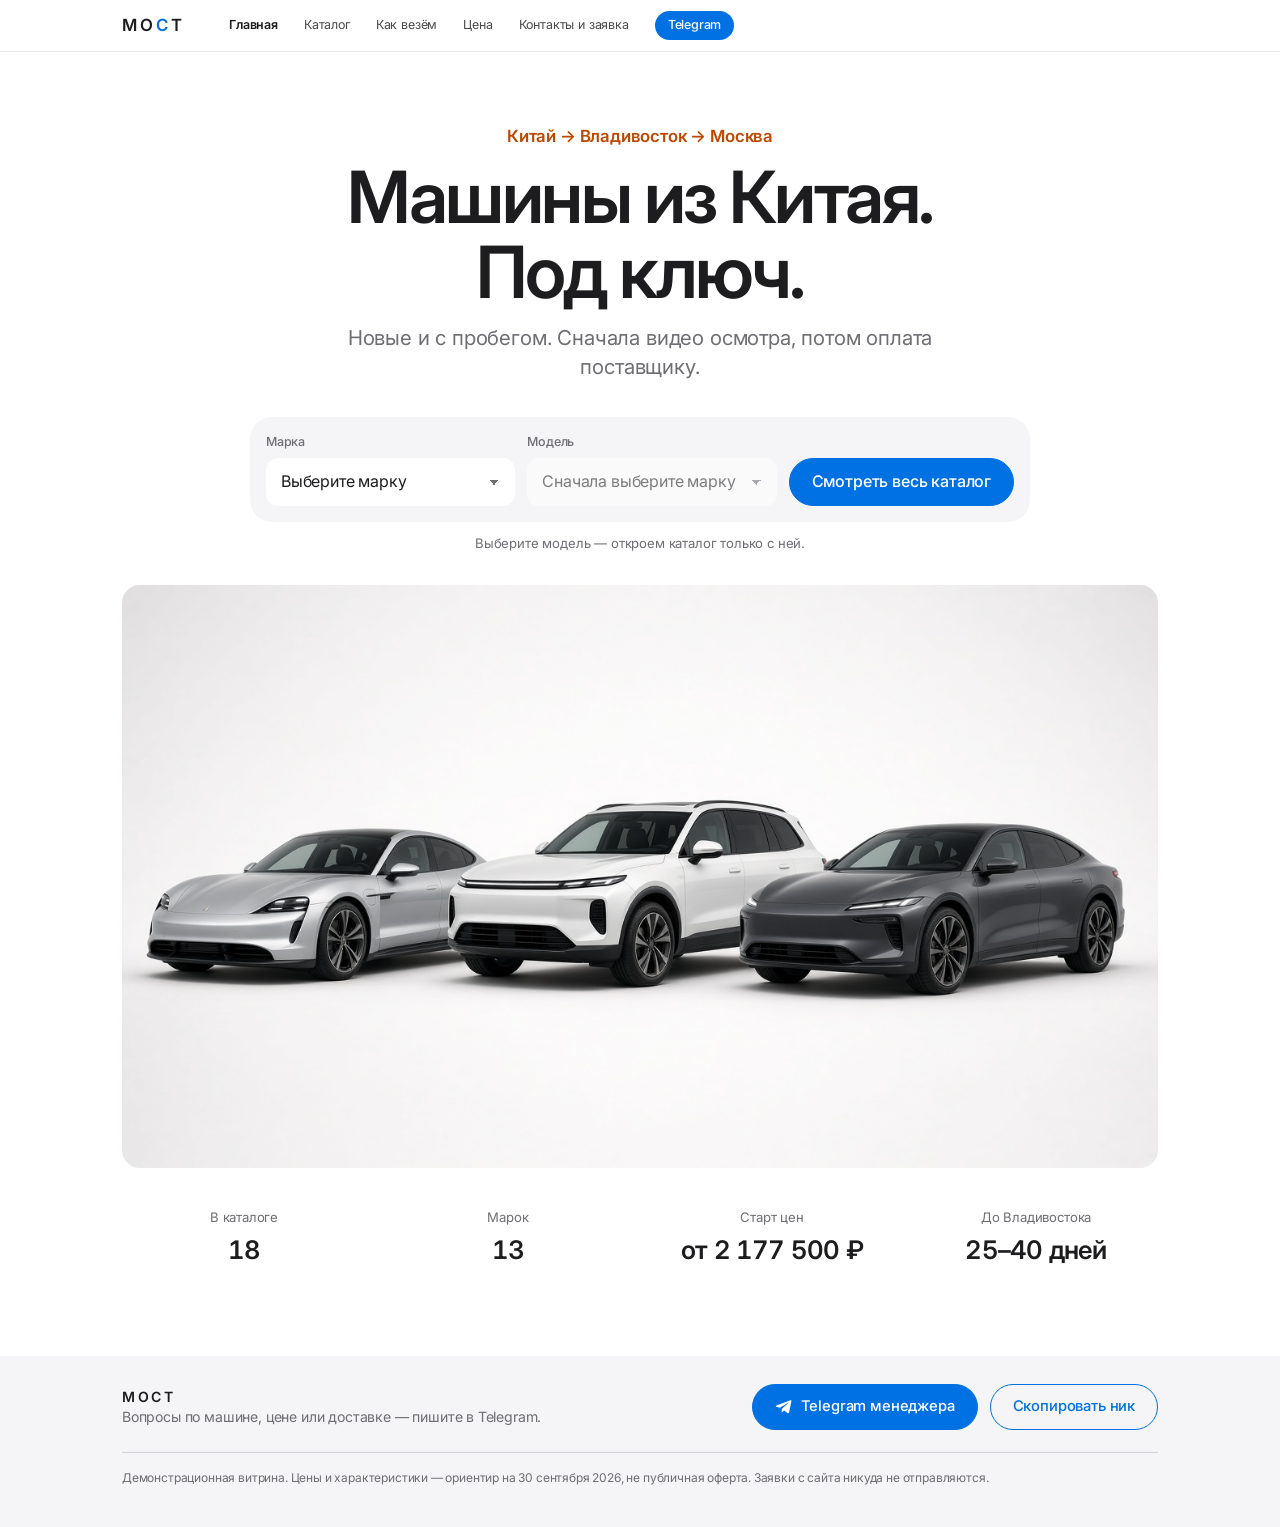
<file: index.html>
<!DOCTYPE html>
<html lang="ru">
  <head>
    <meta charset="UTF-8" />
    <meta name="viewport" content="width=device-width, initial-scale=1" />
    <meta name="robots" content="noindex" />
    <meta
      name="description"
      content="МОСТ — автомобили из Китая под ключ: подбор по марке и модели, ориентир цены до Владивостока."
    />
    <title>МОСТ — автомобили из Китая под ключ</title>
    <link rel="preconnect" href="https://fonts.googleapis.com" />
    <link rel="preconnect" href="https://fonts.gstatic.com" crossorigin />
    <link
      href="https://fonts.googleapis.com/css2?family=Inter:wght@400;500;600;700&display=swap"
      rel="stylesheet"
    />
    <link rel="icon" href="data:image/svg+xml,%3Csvg xmlns='http://www.w3.org/2000/svg' viewBox='0 0 32 32'%3E%3Crect width='32' height='32' fill='%230071e3'/%3E%3C/svg%3E" />
    <link rel="stylesheet" href="css/styles.css?v=16" />
  </head>
  <body id="top">
    <a class="skip" href="#picker">К подбору</a>
    <div class="wrap">
      <header class="site-header">
        <a class="logo" href="index.html" aria-label="МОСТ — на главную">МО<span aria-hidden="true">С</span>Т</a>
        <nav aria-label="Разделы">
          <a href="index.html" aria-current="page">Главная</a>
          <a href="catalog.html">Каталог</a>
          <a href="process.html">Как везём</a>
          <a href="price.html">Цена</a>
          <a href="contacts.html">Контакты и заявка</a>
          <a class="nav-cta" href="https://t.me/wiKxhaTe" target="_blank" rel="noopener">Telegram</a>
        </nav>
      </header>

      <section class="home-hero">
        <p class="eyebrow">Китай → Владивосток → Москва</p>
        <h1>Машины из&nbsp;Китая.<br />Под ключ.</h1>
        <p class="lede">
          Новые и с пробегом. Сначала видео осмотра, потом оплата поставщику.
        </p>

        <form id="picker" class="picker" action="catalog.html" aria-label="Подбор автомобиля">
          <label class="field">
            Марка
            <select id="pick-brand" name="brand"></select>
          </label>
          <label class="field">
            Модель
            <select id="pick-model" name="model" disabled></select>
          </label>
          <button id="pick-submit" class="primary" type="submit">Смотреть весь каталог</button>
        </form>
        <p class="picker-note">Выберите модель — откроем каталог только с ней.</p>

        <img class="hero-image" src="img/hero.jpg" alt="Автомобили из каталога" />

        <dl class="stats">
          <div>
            <dt>В каталоге</dt>
            <dd id="stat-count">18</dd>
          </div>
          <div>
            <dt>Марок</dt>
            <dd id="stat-brands">13</dd>
          </div>
          <div>
            <dt>Старт цен</dt>
            <dd id="stat-min">—</dd>
          </div>
          <div>
            <dt>До Владивостока</dt>
            <dd>25–40 дней</dd>
          </div>
        </dl>
      </section>

      <footer class="site-footer">
        <div class="footer-contact">
          <div>
            <strong>МОСТ</strong>
            <p>Вопросы по машине, цене или доставке — пишите в Telegram.</p>
          </div>
          <div class="footer-actions">
            <a class="primary" href="https://t.me/wiKxhaTe" target="_blank" rel="noopener">
              <svg viewBox="0 0 24 24" width="18" height="18" aria-hidden="true">
                <path fill="currentColor" d="M21.9 4.3 18.7 19.4c-.2 1-.9 1.3-1.7.8l-4.8-3.6-2.3 2.2c-.3.3-.5.5-1 .5l.3-4.9 8.9-8c.4-.3-.1-.5-.6-.2L6.5 13.1 1.8 11.6c-1-.3-1-1 .2-1.5L20.6 3c.9-.3 1.6.2 1.3 1.3Z"/>
              </svg>
              Telegram менеджера
            </a>
            <button type="button" class="ghost" data-copy="@wiKxhaTe">Скопировать ник</button>
          </div>
        </div>
        <p class="footer-note">
          Демонстрационная витрина. Цены и характеристики — ориентир на 30 сентября 2026, не публичная оферта.
          Заявки с сайта никуда не отправляются.
        </p>
      </footer>
    </div>

    <script src="js/data.js?v=16"></script>
    <script src="js/common.js?v=16"></script>
    <script src="js/home.js?v=16"></script>
  </body>
</html>
</file>
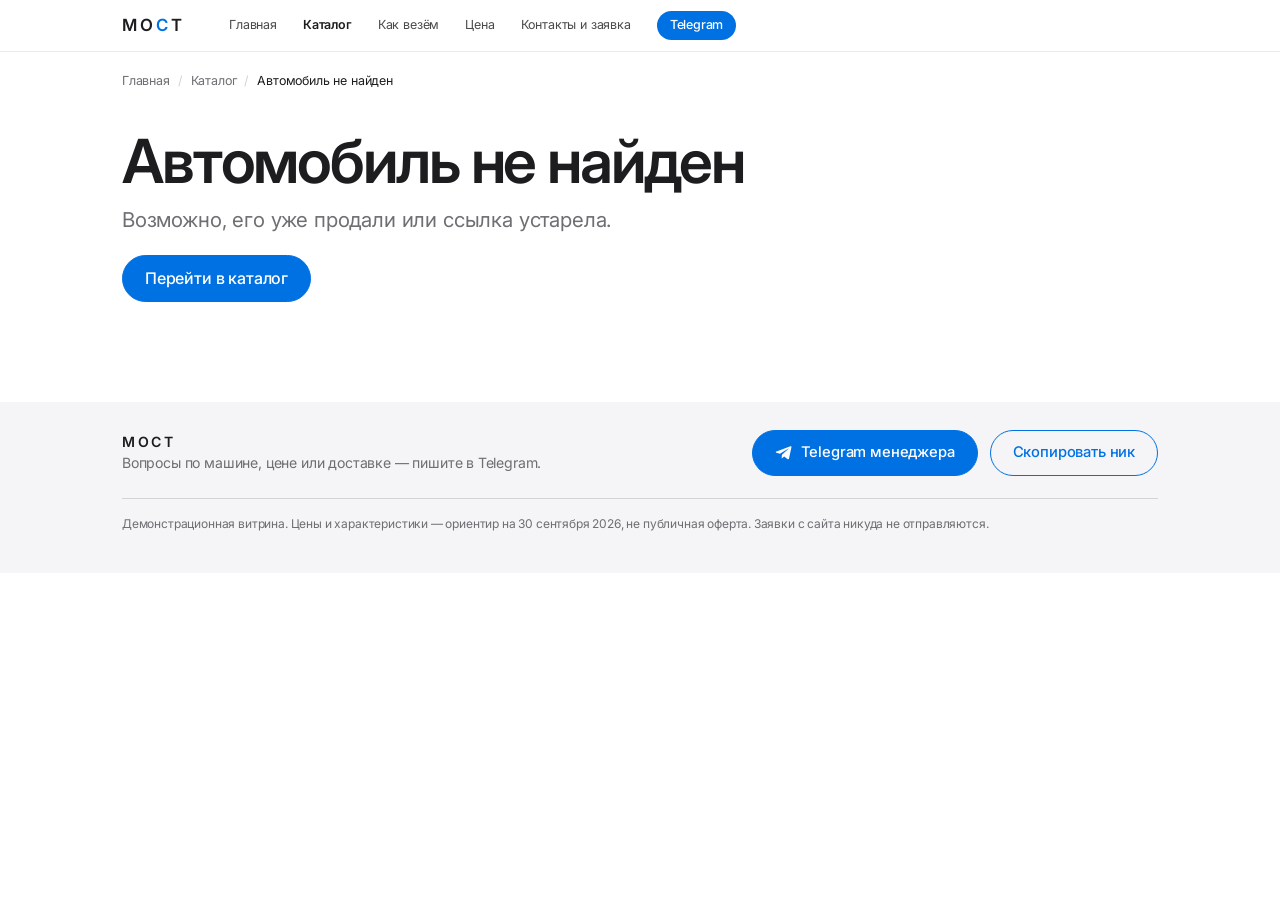
<file: car.html>
<!DOCTYPE html>
<html lang="ru">
  <head>
    <meta charset="UTF-8" />
    <meta name="viewport" content="width=device-width, initial-scale=1" />
    <meta name="robots" content="noindex" />
    <meta name="description" content="Автомобиль из Китая: характеристики и цена под ключ до Владивостока." />
    <title>Автомобиль — МОСТ</title>
    <link rel="preconnect" href="https://fonts.googleapis.com" />
    <link rel="preconnect" href="https://fonts.gstatic.com" crossorigin />
    <link
      href="https://fonts.googleapis.com/css2?family=Inter:wght@400;500;600;700&display=swap"
      rel="stylesheet"
    />
    <link rel="icon" href="data:image/svg+xml,%3Csvg xmlns='http://www.w3.org/2000/svg' viewBox='0 0 32 32'%3E%3Crect width='32' height='32' fill='%230071e3'/%3E%3C/svg%3E" />
    <link rel="stylesheet" href="css/styles.css?v=16" />
  </head>
  <body>
    <a class="skip" href="#request">К заявке</a>
    <div class="wrap">
      <header class="site-header">
        <a class="logo" href="index.html" aria-label="МОСТ — на главную">МО<span aria-hidden="true">С</span>Т</a>
        <nav aria-label="Разделы">
          <a href="index.html">Главная</a>
          <a href="catalog.html" aria-current="page">Каталог</a>
          <a href="process.html">Как везём</a>
          <a href="price.html">Цена</a>
          <a href="contacts.html">Контакты и заявка</a>
          <a class="nav-cta" href="https://t.me/wiKxhaTe" target="_blank" rel="noopener">Telegram</a>
        </nav>
      </header>

      <nav class="breadcrumbs" id="crumbs" aria-label="Навигация по разделам"></nav>

      <div id="car-root"></div>

      <section class="section" id="request">
        <div class="request-grid">
          <div>
            <h2 id="request-title">Заявка</h2>
            <p class="section-intro">
              Форма пока не отправляет данные на сервер — быстрее всего написать
              в <a href="https://t.me/wiKxhaTe" target="_blank" rel="noopener">Telegram менеджера</a>.
            </p>
            <form id="request-form" class="form" novalidate>
              <div class="form-row">
                <label class="field">
                  Имя
                  <input id="client-name" name="name" autocomplete="name" required />
                </label>
                <label class="field">
                  Телефон
                  <input id="client-phone" name="phone" type="tel" inputmode="tel" autocomplete="tel" required />
                </label>
              </div>
              <label class="field">
                Куда везти
                <select id="city" name="city">
                  <option>Владивосток</option>
                  <option>Москва</option>
                  <option>Другой город</option>
                </select>
              </label>
              <label class="field">
                Комментарий
                <textarea id="comment" name="comment" placeholder="Цвет, комплектация, сроки"></textarea>
              </label>
              <p id="form-error" class="form-error" role="alert"></p>
              <button class="primary" type="submit">Оставить заявку</button>
            </form>
            <div id="form-success" hidden></div>
          </div>
          <aside class="next">
            <div class="contact-card">
              <p class="aside-label">Связь</p>
              <a class="contact-handle" href="https://t.me/wiKxhaTe" target="_blank" rel="noopener">Менеджер по продажам</a>
              <p>Telegram. Пришлите ссылку на эту страницу — ответим там же.</p>
              <a class="primary" href="https://t.me/wiKxhaTe" target="_blank" rel="noopener">Написать в Telegram</a>
            </div>
            <h3>Дальше по заявке</h3>
            <ol>
              <li>Проверяем, что машина ещё продаётся.</li>
              <li>Присылаем видео осмотра и отчёт.</li>
              <li>Считаем итог под Владивосток или Москву уже по живому курсу.</li>
            </ol>
          </aside>
        </div>
      </section>

      <section class="section" id="similar-wrap">
        <div class="section-head">
          <h2>Похожие автомобили</h2>
          <a class="section-link" href="catalog.html">Весь каталог</a>
        </div>
        <div id="similar" class="grid"></div>
      </section>

      <footer class="site-footer">
        <div class="footer-contact">
          <div>
            <strong>МОСТ</strong>
            <p>Вопросы по машине, цене или доставке — пишите в Telegram.</p>
          </div>
          <div class="footer-actions">
            <a class="primary" href="https://t.me/wiKxhaTe" target="_blank" rel="noopener">
              <svg viewBox="0 0 24 24" width="18" height="18" aria-hidden="true">
                <path fill="currentColor" d="M21.9 4.3 18.7 19.4c-.2 1-.9 1.3-1.7.8l-4.8-3.6-2.3 2.2c-.3.3-.5.5-1 .5l.3-4.9 8.9-8c.4-.3-.1-.5-.6-.2L6.5 13.1 1.8 11.6c-1-.3-1-1 .2-1.5L20.6 3c.9-.3 1.6.2 1.3 1.3Z"/>
              </svg>
              Telegram менеджера
            </a>
            <button type="button" class="ghost" data-copy="@wiKxhaTe">Скопировать ник</button>
          </div>
        </div>
        <p class="footer-note">
          Демонстрационная витрина. Цены и характеристики — ориентир на 30 сентября 2026, не публичная оферта.
          Заявки с сайта никуда не отправляются.
        </p>
      </footer>
    </div>

    <script src="js/data.js?v=16"></script>
    <script src="js/common.js?v=16"></script>
    <script src="js/car.js?v=16"></script>
  </body>
</html>
</file>
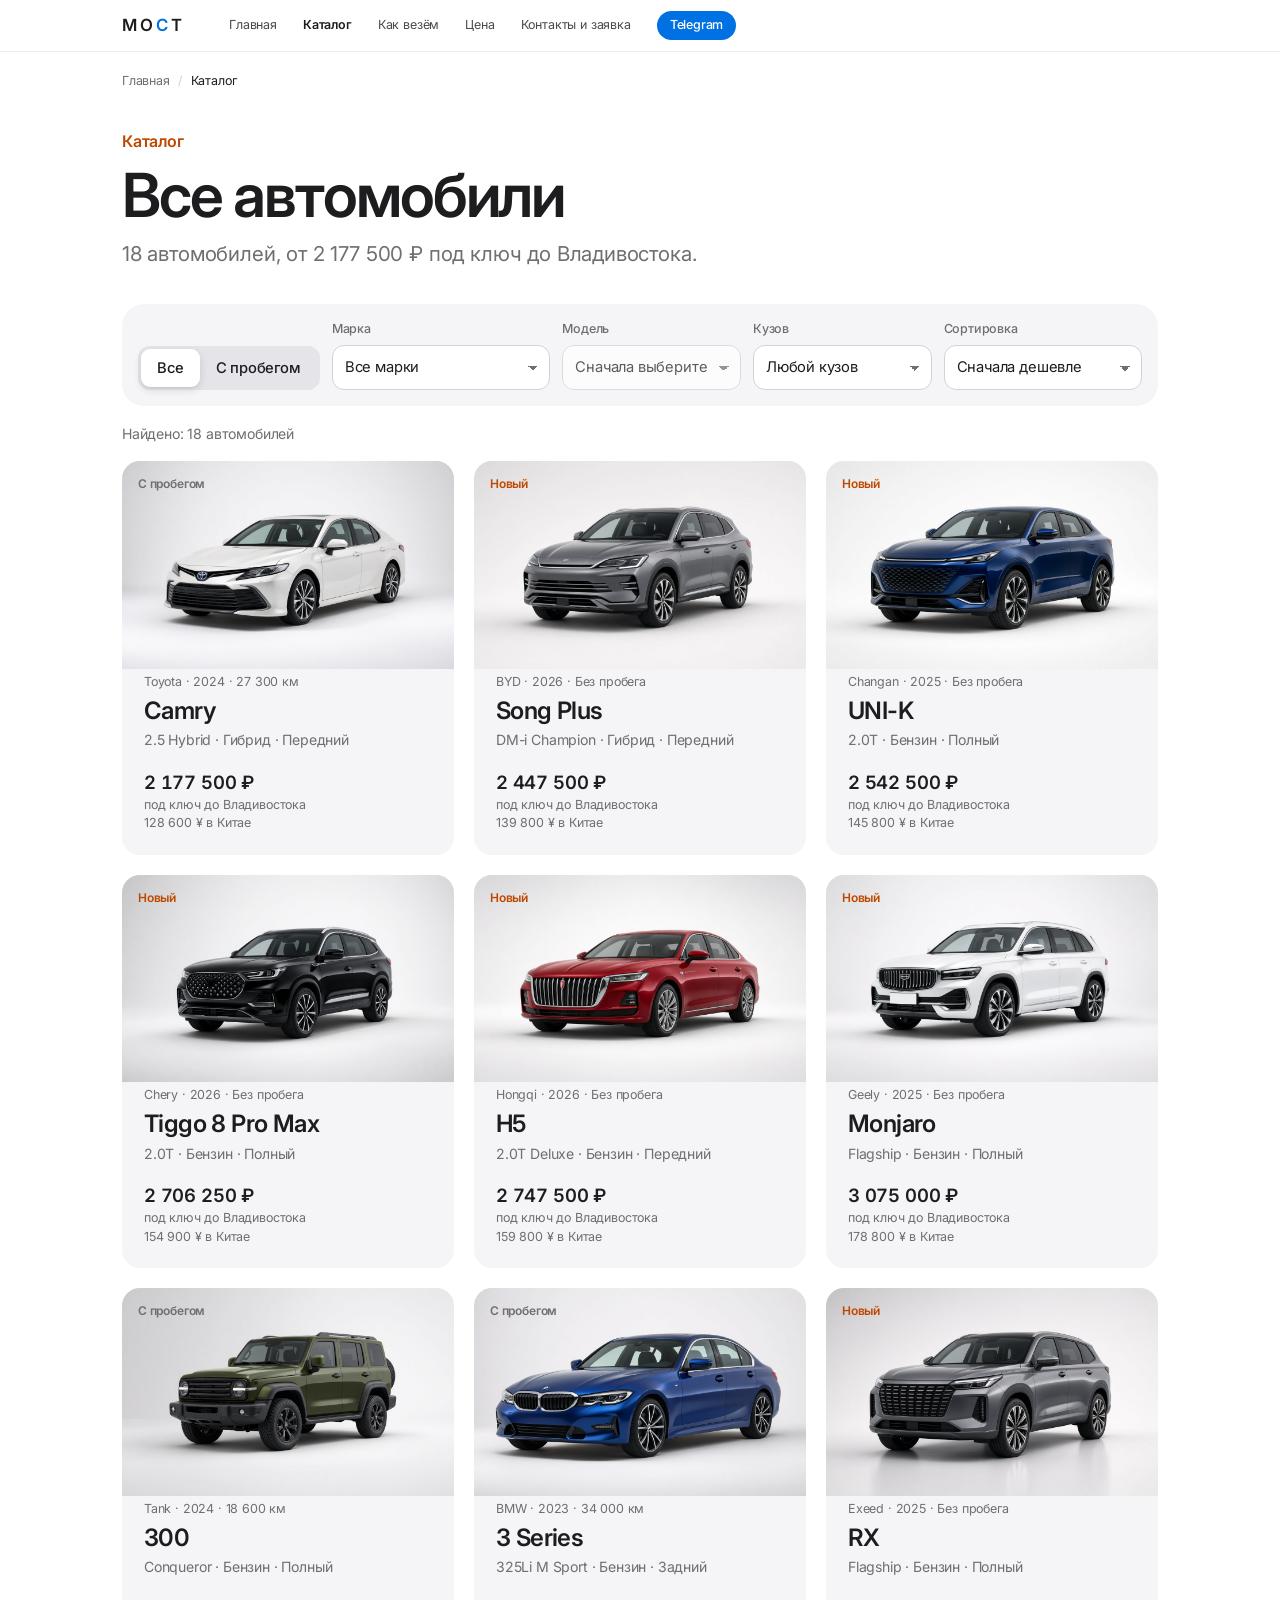
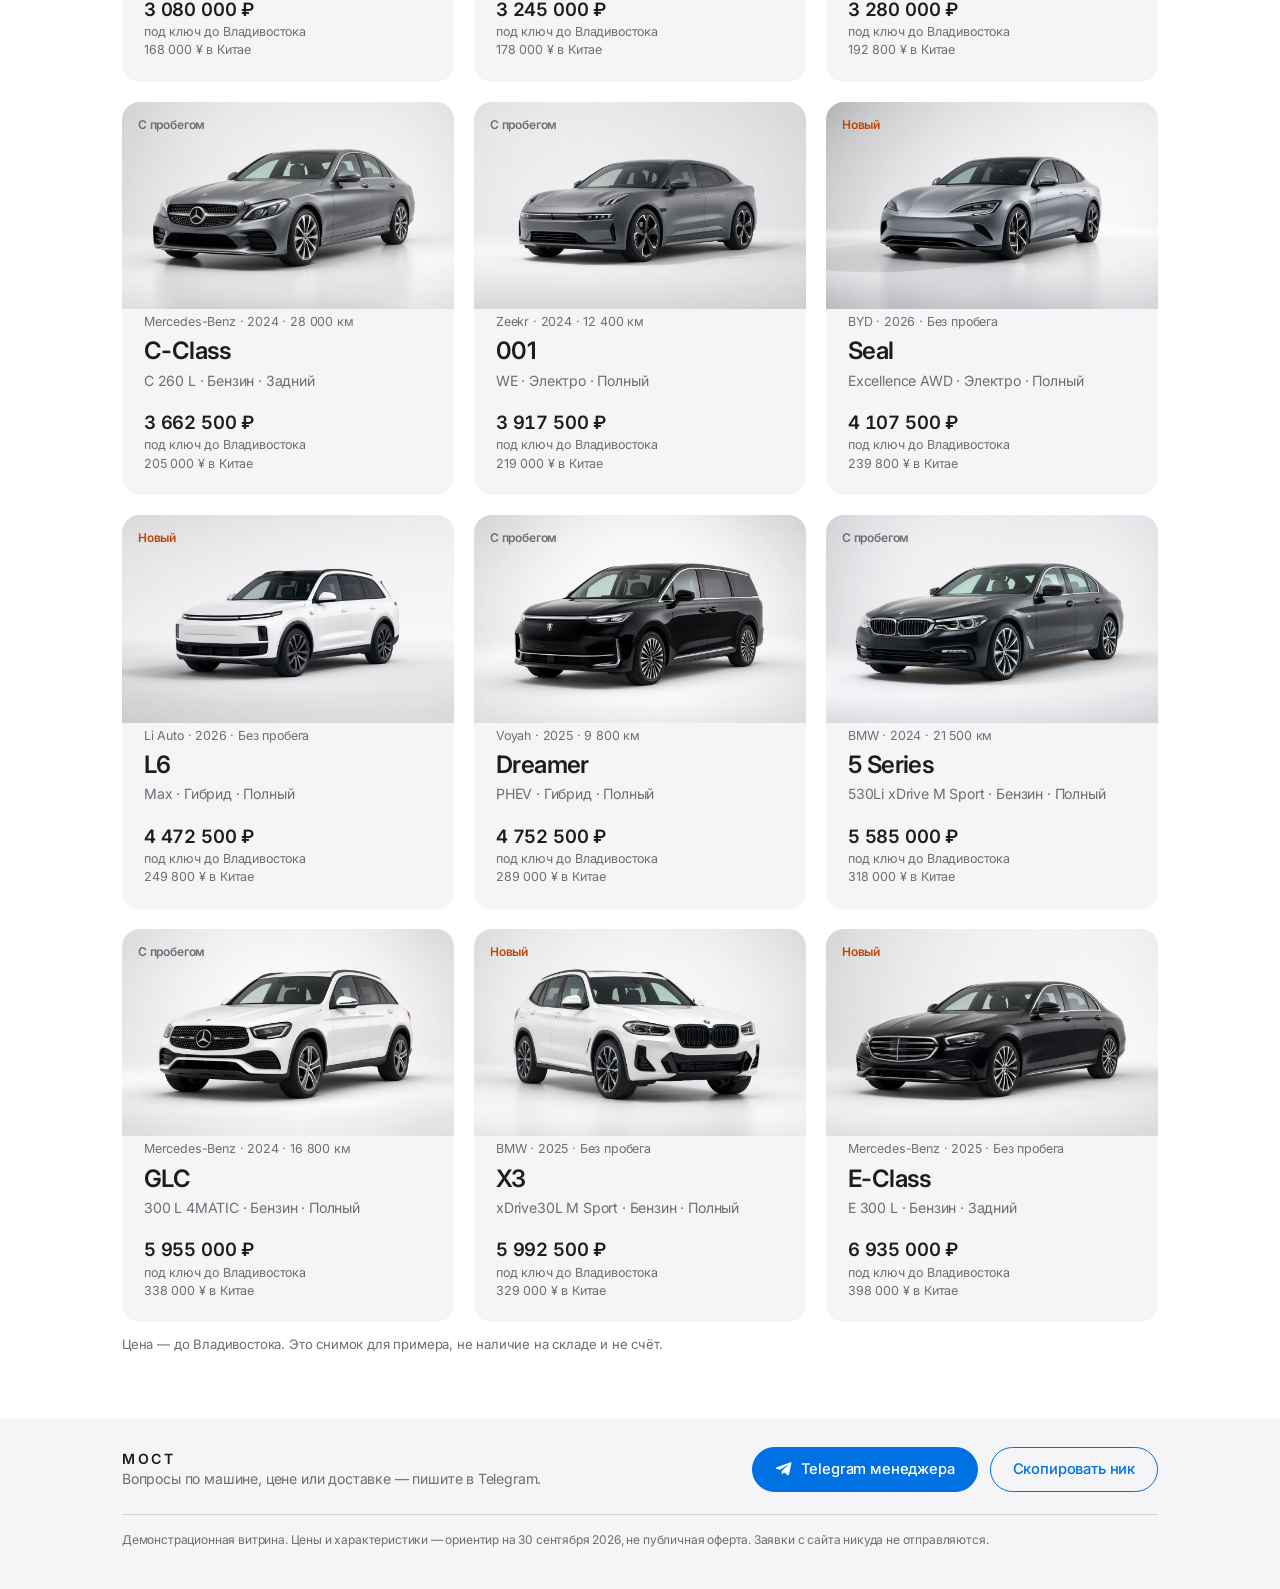
<file: catalog.html>
<!DOCTYPE html>
<html lang="ru">
  <head>
    <meta charset="UTF-8" />
    <meta name="viewport" content="width=device-width, initial-scale=1" />
    <meta name="robots" content="noindex" />
    <meta name="description" content="Каталог автомобилей из Китая с ценой под ключ до Владивостока." />
    <title>Каталог — МОСТ</title>
    <link rel="preconnect" href="https://fonts.googleapis.com" />
    <link rel="preconnect" href="https://fonts.gstatic.com" crossorigin />
    <link
      href="https://fonts.googleapis.com/css2?family=Inter:wght@400;500;600;700&display=swap"
      rel="stylesheet"
    />
    <link rel="icon" href="data:image/svg+xml,%3Csvg xmlns='http://www.w3.org/2000/svg' viewBox='0 0 32 32'%3E%3Crect width='32' height='32' fill='%230071e3'/%3E%3C/svg%3E" />
    <link rel="stylesheet" href="css/styles.css?v=16" />
  </head>
  <body>
    <a class="skip" href="#catalog-grid">К автомобилям</a>
    <div class="wrap">
      <header class="site-header">
        <a class="logo" href="index.html" aria-label="МОСТ — на главную">МО<span aria-hidden="true">С</span>Т</a>
        <nav aria-label="Разделы">
          <a href="index.html">Главная</a>
          <a href="catalog.html" aria-current="page">Каталог</a>
          <a href="process.html">Как везём</a>
          <a href="price.html">Цена</a>
          <a href="contacts.html">Контакты и заявка</a>
          <a class="nav-cta" href="https://t.me/wiKxhaTe" target="_blank" rel="noopener">Telegram</a>
        </nav>
      </header>

      <nav class="breadcrumbs" id="crumbs" aria-label="Навигация по разделам"></nav>

      <div class="page-head">
        <p class="eyebrow">Каталог</p>
        <h1 id="catalog-title">Все автомобили</h1>
        <p class="lede" id="catalog-lede"></p>
      </div>

      <section class="catalog-section">
        <div class="toolbar">
          <div class="segment" role="group" aria-label="Состояние">
            <button type="button" data-condition="all" aria-pressed="true">Все</button>
            <button type="button" data-condition="used" aria-pressed="false">С пробегом</button>
          </div>
          <label class="field">
            Марка
            <select id="brand"></select>
          </label>
          <label class="field">
            Модель
            <select id="model"></select>
          </label>
          <label class="field">
            Кузов
            <select id="body"></select>
          </label>
          <label class="field">
            Сортировка
            <select id="sort">
              <option value="turnkey-asc">Сначала дешевле</option>
              <option value="turnkey-desc">Сначала дороже</option>
              <option value="year-desc">Сначала новее</option>
              <option value="mileage-asc">Сначала меньший пробег</option>
            </select>
          </label>
        </div>
        <p id="result-count" aria-live="polite"></p>
        <div id="catalog-grid" class="grid"></div>
        <div id="catalog-empty" class="empty" hidden>
          <p>Ничего не нашли. Напишите менеджеру — подберём похожую машину под заказ.</p>
          <div class="hero-actions">
            <button type="button" class="ghost" id="reset-filters">Сбросить фильтры</button>
            <a class="primary" href="https://t.me/wiKxhaTe" target="_blank" rel="noopener">Telegram менеджера</a>
          </div>
        </div>
        <p class="hint">
          Цена — до Владивостока. Это снимок для примера, не наличие на складе и не счёт.
        </p>
      </section>

      <footer class="site-footer">
        <div class="footer-contact">
          <div>
            <strong>МОСТ</strong>
            <p>Вопросы по машине, цене или доставке — пишите в Telegram.</p>
          </div>
          <div class="footer-actions">
            <a class="primary" href="https://t.me/wiKxhaTe" target="_blank" rel="noopener">
              <svg viewBox="0 0 24 24" width="18" height="18" aria-hidden="true">
                <path fill="currentColor" d="M21.9 4.3 18.7 19.4c-.2 1-.9 1.3-1.7.8l-4.8-3.6-2.3 2.2c-.3.3-.5.5-1 .5l.3-4.9 8.9-8c.4-.3-.1-.5-.6-.2L6.5 13.1 1.8 11.6c-1-.3-1-1 .2-1.5L20.6 3c.9-.3 1.6.2 1.3 1.3Z"/>
              </svg>
              Telegram менеджера
            </a>
            <button type="button" class="ghost" data-copy="@wiKxhaTe">Скопировать ник</button>
          </div>
        </div>
        <p class="footer-note">
          Демонстрационная витрина. Цены и характеристики — ориентир на 30 сентября 2026, не публичная оферта.
          Заявки с сайта никуда не отправляются.
        </p>
      </footer>
    </div>

    <script src="js/data.js?v=16"></script>
    <script src="js/common.js?v=16"></script>
    <script src="js/catalog.js?v=16"></script>
  </body>
</html>
</file>
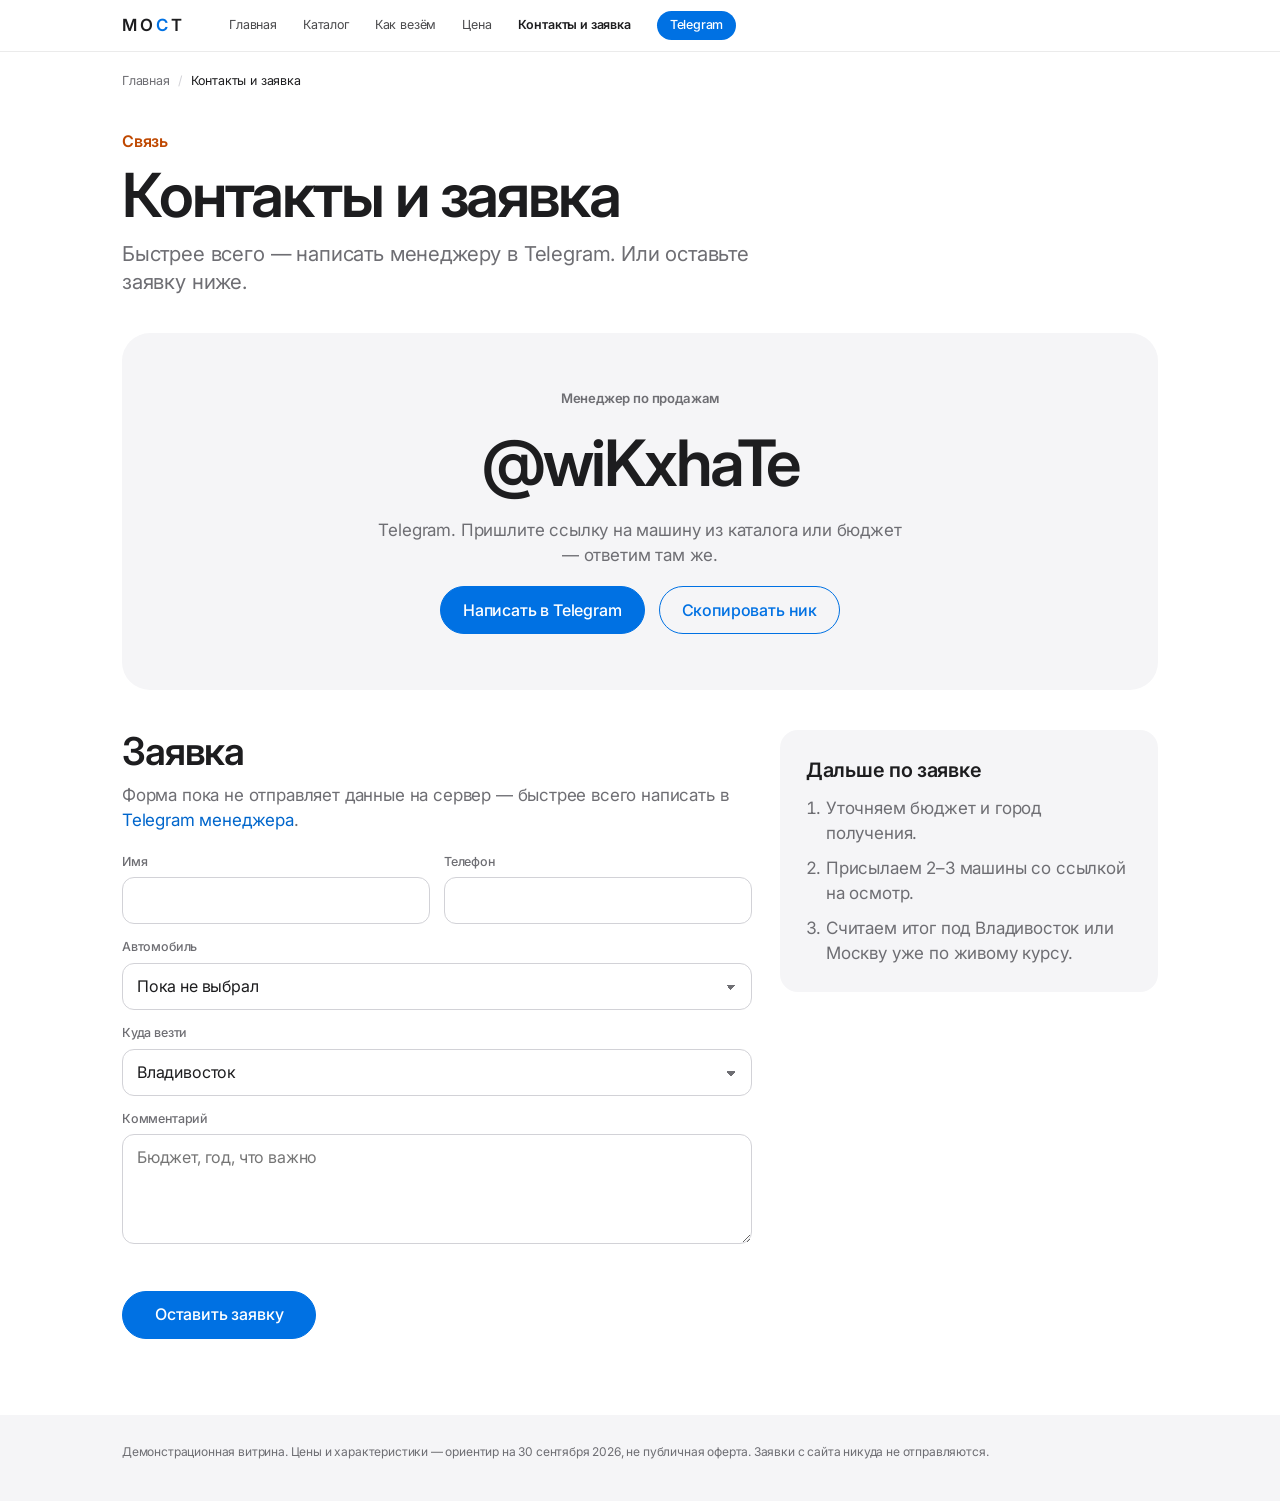
<file: contacts.html>
<!DOCTYPE html>
<html lang="ru">
  <head>
    <meta charset="UTF-8" />
    <meta name="viewport" content="width=device-width, initial-scale=1" />
    <meta name="robots" content="noindex" />
    <meta name="description" content="Связаться с менеджером МОСТ: Telegram и заявка на подбор автомобиля из Китая." />
    <title>Контакты и заявка — МОСТ</title>
    <link rel="preconnect" href="https://fonts.googleapis.com" />
    <link rel="preconnect" href="https://fonts.gstatic.com" crossorigin />
    <link
      href="https://fonts.googleapis.com/css2?family=Inter:wght@400;500;600;700&display=swap"
      rel="stylesheet"
    />
    <link rel="icon" href="data:image/svg+xml,%3Csvg xmlns='http://www.w3.org/2000/svg' viewBox='0 0 32 32'%3E%3Crect width='32' height='32' fill='%230071e3'/%3E%3C/svg%3E" />
    <link rel="stylesheet" href="css/styles.css?v=16" />
  </head>
  <body>
    <a class="skip" href="#request">К заявке</a>
    <div class="wrap">
      <header class="site-header">
        <a class="logo" href="index.html" aria-label="МОСТ — на главную">МО<span aria-hidden="true">С</span>Т</a>
        <nav aria-label="Разделы">
          <a href="index.html">Главная</a>
          <a href="catalog.html">Каталог</a>
          <a href="process.html">Как везём</a>
          <a href="price.html">Цена</a>
          <a href="contacts.html" aria-current="page">Контакты и заявка</a>
          <a class="nav-cta" href="https://t.me/wiKxhaTe" target="_blank" rel="noopener">Telegram</a>
        </nav>
      </header>

      <nav class="breadcrumbs" aria-label="Навигация по разделам">
        <a href="index.html">Главная</a><span class="crumb-sep" aria-hidden="true">/</span><span aria-current="page">Контакты и заявка</span>
      </nav>

      <div class="page-head">
        <p class="eyebrow">Связь</p>
        <h1>Контакты и заявка</h1>
        <p class="lede">Быстрее всего — написать менеджеру в Telegram. Или оставьте заявку ниже.</p>
      </div>

      <section class="contact-hero">
        <div>
          <p class="aside-label">Менеджер по продажам</p>
          <a class="contact-big" href="https://t.me/wiKxhaTe" target="_blank" rel="noopener">@wiKxhaTe</a>
          <p>Telegram. Пришлите ссылку на машину из каталога или бюджет — ответим там же.</p>
        </div>
        <div class="cta-actions">
          <a class="primary" href="https://t.me/wiKxhaTe" target="_blank" rel="noopener">Написать в Telegram</a>
          <button type="button" class="ghost" data-copy="@wiKxhaTe">Скопировать ник</button>
        </div>
      </section>

      <section class="section" id="request">
        <div class="request-grid">
          <div>
            <h2>Заявка</h2>
            <p class="section-intro">
              Форма пока не отправляет данные на сервер — быстрее всего написать
              в <a href="https://t.me/wiKxhaTe" target="_blank" rel="noopener">Telegram менеджера</a>.
            </p>
            <form id="request-form" class="form" novalidate>
              <div class="form-row">
                <label class="field">
                  Имя
                  <input id="client-name" name="name" autocomplete="name" required />
                </label>
                <label class="field">
                  Телефон
                  <input id="client-phone" name="phone" type="tel" inputmode="tel" autocomplete="tel" required />
                </label>
              </div>
              <label class="field">
                Автомобиль
                <select id="car-select" name="car">
                  <option value="">Пока не выбрал</option>
                </select>
              </label>
              <label class="field">
                Куда везти
                <select id="city" name="city">
                  <option>Владивосток</option>
                  <option>Москва</option>
                  <option>Другой город</option>
                </select>
              </label>
              <label class="field">
                Комментарий
                <textarea id="comment" name="comment" placeholder="Бюджет, год, что важно"></textarea>
              </label>
              <p id="form-error" class="form-error" role="alert"></p>
              <button class="primary" type="submit">Оставить заявку</button>
            </form>
            <div id="form-success" hidden></div>
          </div>
          <aside class="next">
            <h3>Дальше по заявке</h3>
            <ol>
              <li>Уточняем бюджет и город получения.</li>
              <li>Присылаем 2–3 машины со ссылкой на осмотр.</li>
              <li>Считаем итог под Владивосток или Москву уже по живому курсу.</li>
            </ol>
          </aside>
        </div>
      </section>

      <footer class="site-footer">
        <p class="footer-note">
          Демонстрационная витрина. Цены и характеристики — ориентир на 30 сентября 2026, не публичная оферта.
          Заявки с сайта никуда не отправляются.
        </p>
      </footer>
    </div>

    <script src="js/data.js?v=16"></script>
    <script src="js/common.js?v=16"></script>
    <script src="js/contacts.js?v=16"></script>
  </body>
</html>
</file>
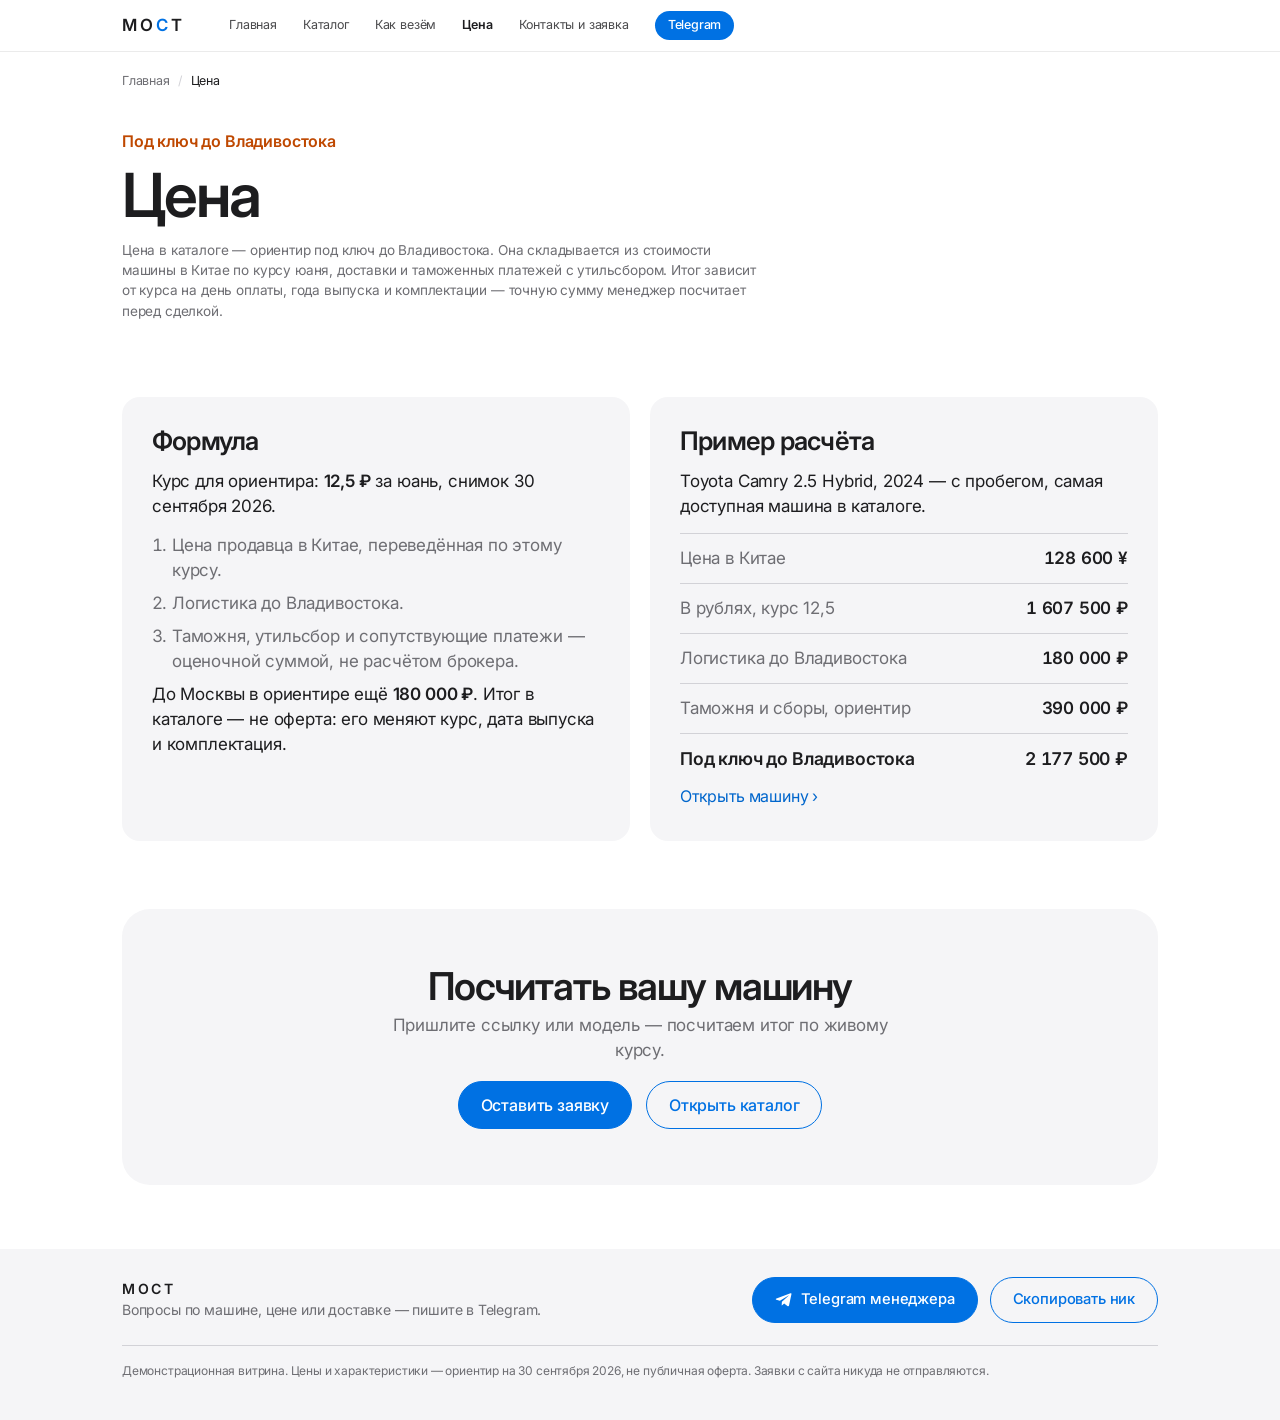
<file: price.html>
<!DOCTYPE html>
<html lang="ru">
  <head>
    <meta charset="UTF-8" />
    <meta name="viewport" content="width=device-width, initial-scale=1" />
    <meta name="robots" content="noindex" />
    <meta name="description" content="Из чего складывается цена автомобиля из Китая под ключ до Владивостока." />
    <title>Цена — МОСТ</title>
    <link rel="preconnect" href="https://fonts.googleapis.com" />
    <link rel="preconnect" href="https://fonts.gstatic.com" crossorigin />
    <link
      href="https://fonts.googleapis.com/css2?family=Inter:wght@400;500;600;700&display=swap"
      rel="stylesheet"
    />
    <link rel="icon" href="data:image/svg+xml,%3Csvg xmlns='http://www.w3.org/2000/svg' viewBox='0 0 32 32'%3E%3Crect width='32' height='32' fill='%230071e3'/%3E%3C/svg%3E" />
    <link rel="stylesheet" href="css/styles.css?v=16" />
  </head>
  <body>
    <a class="skip" href="#formula">К формуле</a>
    <div class="wrap">
      <header class="site-header">
        <a class="logo" href="index.html" aria-label="МОСТ — на главную">МО<span aria-hidden="true">С</span>Т</a>
        <nav aria-label="Разделы">
          <a href="index.html">Главная</a>
          <a href="catalog.html">Каталог</a>
          <a href="process.html">Как везём</a>
          <a href="price.html" aria-current="page">Цена</a>
          <a href="contacts.html">Контакты и заявка</a>
          <a class="nav-cta" href="https://t.me/wiKxhaTe" target="_blank" rel="noopener">Telegram</a>
        </nav>
      </header>

      <nav class="breadcrumbs" aria-label="Навигация по разделам">
        <a href="index.html">Главная</a><span class="crumb-sep" aria-hidden="true">/</span><span aria-current="page">Цена</span>
      </nav>

      <div class="page-head">
        <p class="eyebrow">Под ключ до Владивостока</p>
        <h1>Цена</h1>
        <p class="page-note">
          Цена в каталоге — ориентир под ключ до Владивостока. Она складывается из стоимости машины
          в Китае по курсу юаня, доставки и таможенных платежей с утильсбором. Итог зависит от курса
          на день оплаты, года выпуска и комплектации — точную сумму менеджер посчитает перед сделкой.
        </p>
      </div>

      <section class="section" id="formula">
        <div class="info-grid">
          <div class="formula">
            <h2>Формула</h2>
            <p>
              Курс для ориентира: <strong id="rate-value">12,5 ₽</strong> за юань, снимок
              <span id="as-of">30 сентября 2026</span>.
            </p>
            <ol>
              <li>Цена продавца в Китае, переведённая по этому курсу.</li>
              <li>Логистика до Владивостока.</li>
              <li>Таможня, утильсбор и сопутствующие платежи — оценочной суммой, не расчётом брокера.</li>
            </ol>
            <p>
              До Москвы в ориентире ещё <strong id="moscow-extra">180&nbsp;000 ₽</strong>. Итог в каталоге —
              не оферта: его меняют курс, дата выпуска и комплектация.
            </p>
          </div>
          <div class="formula">
            <h2>Пример расчёта</h2>
            <p id="example-title"></p>
            <div id="example-breakdown" class="breakdown"></div>
            <p><a class="section-link" id="example-link" href="catalog.html">Открыть машину</a></p>
          </div>
        </div>
      </section>

      <section class="cta-band">
        <div>
          <h2>Посчитать вашу машину</h2>
          <p>Пришлите ссылку или модель — посчитаем итог по живому курсу.</p>
        </div>
        <div class="cta-actions">
          <a class="primary" href="contacts.html">Оставить заявку</a>
          <a class="ghost" href="catalog.html">Открыть каталог</a>
        </div>
      </section>

      <footer class="site-footer">
        <div class="footer-contact">
          <div>
            <strong>МОСТ</strong>
            <p>Вопросы по машине, цене или доставке — пишите в Telegram.</p>
          </div>
          <div class="footer-actions">
            <a class="primary" href="https://t.me/wiKxhaTe" target="_blank" rel="noopener">
              <svg viewBox="0 0 24 24" width="18" height="18" aria-hidden="true">
                <path fill="currentColor" d="M21.9 4.3 18.7 19.4c-.2 1-.9 1.3-1.7.8l-4.8-3.6-2.3 2.2c-.3.3-.5.5-1 .5l.3-4.9 8.9-8c.4-.3-.1-.5-.6-.2L6.5 13.1 1.8 11.6c-1-.3-1-1 .2-1.5L20.6 3c.9-.3 1.6.2 1.3 1.3Z"/>
              </svg>
              Telegram менеджера
            </a>
            <button type="button" class="ghost" data-copy="@wiKxhaTe">Скопировать ник</button>
          </div>
        </div>
        <p class="footer-note">
          Демонстрационная витрина. Цены и характеристики — ориентир на 30 сентября 2026, не публичная оферта.
          Заявки с сайта никуда не отправляются.
        </p>
      </footer>
    </div>

    <script src="js/data.js?v=16"></script>
    <script src="js/common.js?v=16"></script>
    <script src="js/price.js?v=16"></script>
  </body>
</html>
</file>
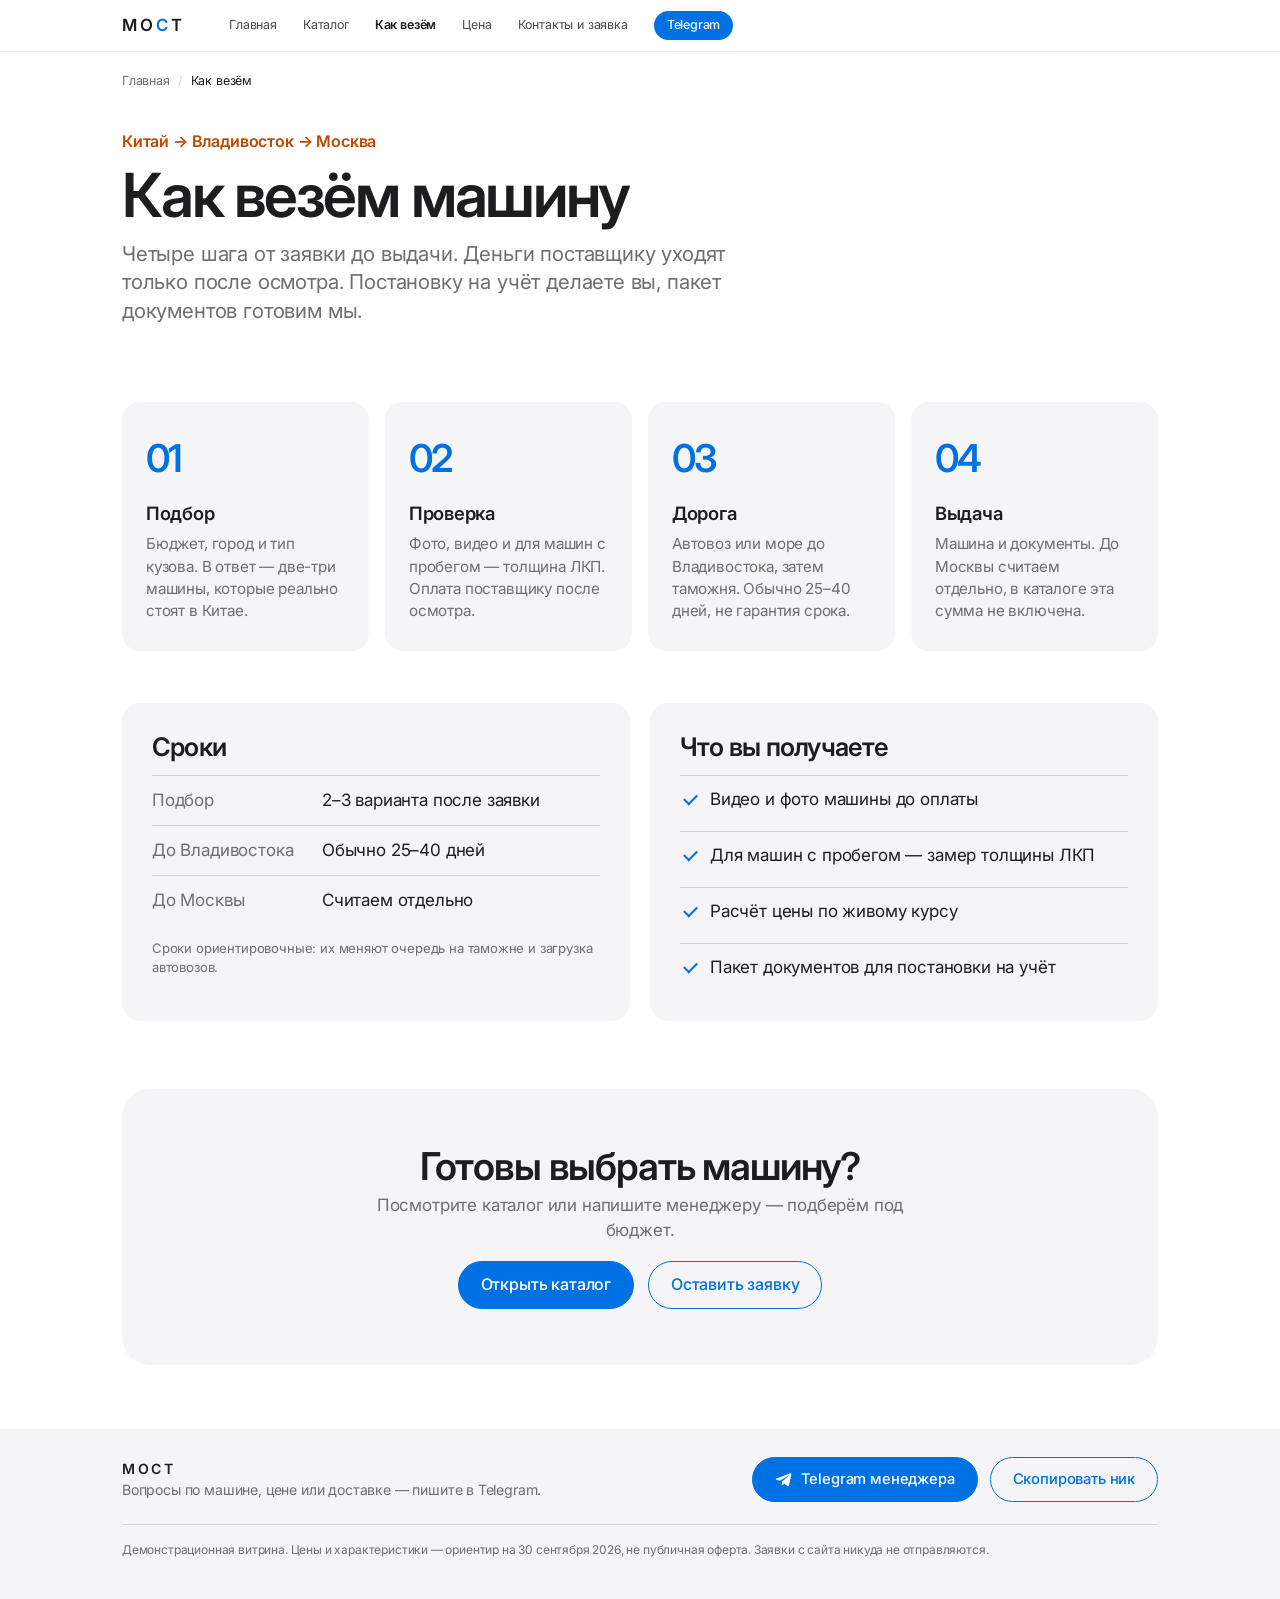
<file: process.html>
<!DOCTYPE html>
<html lang="ru">
  <head>
    <meta charset="UTF-8" />
    <meta name="viewport" content="width=device-width, initial-scale=1" />
    <meta name="robots" content="noindex" />
    <meta name="description" content="Как МОСТ везёт автомобиль из Китая: подбор, проверка, дорога и выдача." />
    <title>Как везём — МОСТ</title>
    <link rel="preconnect" href="https://fonts.googleapis.com" />
    <link rel="preconnect" href="https://fonts.gstatic.com" crossorigin />
    <link
      href="https://fonts.googleapis.com/css2?family=Inter:wght@400;500;600;700&display=swap"
      rel="stylesheet"
    />
    <link rel="icon" href="data:image/svg+xml,%3Csvg xmlns='http://www.w3.org/2000/svg' viewBox='0 0 32 32'%3E%3Crect width='32' height='32' fill='%230071e3'/%3E%3C/svg%3E" />
    <link rel="stylesheet" href="css/styles.css?v=16" />
  </head>
  <body>
    <a class="skip" href="#steps">К шагам</a>
    <div class="wrap">
      <header class="site-header">
        <a class="logo" href="index.html" aria-label="МОСТ — на главную">МО<span aria-hidden="true">С</span>Т</a>
        <nav aria-label="Разделы">
          <a href="index.html">Главная</a>
          <a href="catalog.html">Каталог</a>
          <a href="process.html" aria-current="page">Как везём</a>
          <a href="price.html">Цена</a>
          <a href="contacts.html">Контакты и заявка</a>
          <a class="nav-cta" href="https://t.me/wiKxhaTe" target="_blank" rel="noopener">Telegram</a>
        </nav>
      </header>

      <nav class="breadcrumbs" aria-label="Навигация по разделам">
        <a href="index.html">Главная</a><span class="crumb-sep" aria-hidden="true">/</span><span aria-current="page">Как везём</span>
      </nav>

      <div class="page-head">
        <p class="eyebrow">Китай → Владивосток → Москва</p>
        <h1>Как везём машину</h1>
        <p class="lede">
          Четыре шага от заявки до выдачи. Деньги поставщику уходят только после осмотра.
          Постановку на учёт делаете вы, пакет документов готовим мы.
        </p>
      </div>

      <section class="section" id="steps">
        <ol class="steps">
          <li>
            <span>01</span>
            <h3>Подбор</h3>
            <p>Бюджет, город и тип кузова. В ответ — две-три машины, которые реально стоят в Китае.</p>
          </li>
          <li>
            <span>02</span>
            <h3>Проверка</h3>
            <p>Фото, видео и для машин с пробегом — толщина ЛКП. Оплата поставщику после осмотра.</p>
          </li>
          <li>
            <span>03</span>
            <h3>Дорога</h3>
            <p>Автовоз или море до Владивостока, затем таможня. Обычно 25–40 дней, не гарантия срока.</p>
          </li>
          <li>
            <span>04</span>
            <h3>Выдача</h3>
            <p>Машина и документы. До Москвы считаем отдельно, в каталоге эта сумма не включена.</p>
          </li>
        </ol>
      </section>

      <section class="section">
        <div class="info-grid">
          <div class="formula">
            <h2>Сроки</h2>
            <dl class="spec-list">
              <div><dt>Подбор</dt><dd>2–3 варианта после заявки</dd></div>
              <div><dt>До Владивостока</dt><dd>Обычно 25–40 дней</dd></div>
              <div><dt>До Москвы</dt><dd>Считаем отдельно</dd></div>
            </dl>
            <p class="hint">Сроки ориентировочные: их меняют очередь на таможне и загрузка автовозов.</p>
          </div>
          <div class="formula">
            <h2>Что вы получаете</h2>
            <ul class="check-list">
              <li>Видео и фото машины до оплаты</li>
              <li>Для машин с пробегом — замер толщины ЛКП</li>
              <li>Расчёт цены по живому курсу</li>
              <li>Пакет документов для постановки на учёт</li>
            </ul>
          </div>
        </div>
      </section>

      <section class="cta-band">
        <div>
          <h2>Готовы выбрать машину?</h2>
          <p>Посмотрите каталог или напишите менеджеру — подберём под бюджет.</p>
        </div>
        <div class="cta-actions">
          <a class="primary" href="catalog.html">Открыть каталог</a>
          <a class="ghost" href="contacts.html">Оставить заявку</a>
        </div>
      </section>

      <footer class="site-footer">
        <div class="footer-contact">
          <div>
            <strong>МОСТ</strong>
            <p>Вопросы по машине, цене или доставке — пишите в Telegram.</p>
          </div>
          <div class="footer-actions">
            <a class="primary" href="https://t.me/wiKxhaTe" target="_blank" rel="noopener">
              <svg viewBox="0 0 24 24" width="18" height="18" aria-hidden="true">
                <path fill="currentColor" d="M21.9 4.3 18.7 19.4c-.2 1-.9 1.3-1.7.8l-4.8-3.6-2.3 2.2c-.3.3-.5.5-1 .5l.3-4.9 8.9-8c.4-.3-.1-.5-.6-.2L6.5 13.1 1.8 11.6c-1-.3-1-1 .2-1.5L20.6 3c.9-.3 1.6.2 1.3 1.3Z"/>
              </svg>
              Telegram менеджера
            </a>
            <button type="button" class="ghost" data-copy="@wiKxhaTe">Скопировать ник</button>
          </div>
        </div>
        <p class="footer-note">
          Демонстрационная витрина. Цены и характеристики — ориентир на 30 сентября 2026, не публичная оферта.
          Заявки с сайта никуда не отправляются.
        </p>
      </footer>
    </div>

    <script src="js/data.js?v=16"></script>
    <script src="js/common.js?v=16"></script>
  </body>
</html>
</file>
<file: css/styles.css>
:root {
  --bg: #ffffff;
  --alt: #f5f5f7;
  --ink: #1d1d1f;
  --muted: #6e6e73;
  --line: #d2d2d7;
  --blue: #0071e3;
  --blue-hover: #0077ed;
  --link: #0066cc;
  --new: #bf4800;
  --danger: #d70015;
  --radius: 18px;
  --font: -apple-system, BlinkMacSystemFont, "SF Pro Display", "SF Pro Text", "Inter", "Helvetica Neue", Arial, sans-serif;
}

* { box-sizing: border-box; }
[hidden] { display: none !important; }
html { scroll-behavior: smooth; }
body {
  margin: 0;
  background: var(--bg);
  color: var(--ink);
  font-family: var(--font);
  font-size: 17px;
  line-height: 1.47;
  letter-spacing: -0.01em;
  overflow-x: clip;
  -webkit-font-smoothing: antialiased;
}
img, svg { max-width: 100%; }
button, input, select, textarea { font: inherit; color: inherit; letter-spacing: inherit; }
:focus-visible { outline: 2px solid var(--blue); outline-offset: 2px; }
a { color: inherit; }
::selection { background: rgba(0, 113, 227, 0.2); }

.skip {
  position: absolute;
  left: 12px;
  top: -80px;
  background: var(--blue);
  color: #fff;
  padding: 8px 14px;
  border-radius: 980px;
  z-index: 20;
}
.skip:focus { top: 12px; }

.wrap { max-width: 1080px; margin: 0 auto; padding: 0 22px; }

.site-header {
  position: sticky;
  top: 0;
  z-index: 10;
  display: flex;
  justify-content: flex-start;
  align-items: center;
  gap: 10px 44px;
  flex-wrap: wrap;
  min-height: 52px;
  margin: 0 calc(50% - 50vw);
  padding: 8px max(22px, calc(50vw - 518px));
  background: rgba(255, 255, 255, 0.8);
  backdrop-filter: saturate(180%) blur(20px);
  -webkit-backdrop-filter: saturate(180%) blur(20px);
  border-bottom: 1px solid rgba(0, 0, 0, 0.08);
}
.logo {
  font-weight: 600;
  font-size: 1.05rem;
  letter-spacing: 0.18em;
  text-decoration: none;
}
.logo span { color: var(--blue); }
nav { display: flex; gap: 6px 26px; align-items: center; flex-wrap: wrap; }
nav a {
  text-decoration: none;
  font-size: 0.78rem;
  color: rgba(29, 29, 31, 0.8);
  transition: color 0.15s;
}
nav a:hover { color: var(--ink); }
nav a[aria-current="page"] { color: var(--ink); font-weight: 600; }
.nav-cta {
  background: var(--blue);
  color: #fff !important;
  padding: 5px 13px;
  border-radius: 980px;
  font-weight: 500;
}
.nav-cta:hover { background: var(--blue-hover); }

.eyebrow {
  margin: 0 0 10px;
  font-size: 1.05rem;
  font-weight: 600;
  color: var(--new);
}
h1, h2, h3 { font-weight: 600; color: var(--ink); }
h1 {
  font-size: clamp(2.6rem, 6vw, 4.5rem);
  line-height: 1.05;
  letter-spacing: -0.035em;
  margin: 0 0 14px;
}
h2 {
  font-size: clamp(1.75rem, 3vw, 2.5rem);
  line-height: 1.1;
  letter-spacing: -0.03em;
  margin: 0 0 10px;
}
h3 { letter-spacing: -0.015em; }
.lede { margin: 0; max-width: 40rem; color: var(--muted); font-size: clamp(1.1rem, 1.6vw, 1.35rem); line-height: 1.4; }
.hero-actions { display: flex; gap: 14px; flex-wrap: wrap; margin-top: 24px; }
.primary, .ghost {
  display: inline-flex;
  align-items: center;
  justify-content: center;
  gap: 8px;
  border: 1px solid transparent;
  border-radius: 980px;
  padding: 11px 22px;
  font-size: 1rem;
  font-weight: 500;
  text-decoration: none;
  cursor: pointer;
  transition: background 0.15s, border-color 0.15s, color 0.15s;
}
.primary { background: var(--blue); color: #fff; border-color: var(--blue); }
.primary:hover { background: var(--blue-hover); border-color: var(--blue-hover); }
.ghost { background: transparent; border-color: var(--blue); color: var(--blue); }
.ghost:hover { background: var(--blue); color: #fff; }

.home-hero {
  display: flex;
  flex-direction: column;
  align-items: center;
  text-align: center;
  padding: 72px 0 24px;
}
.home-hero .lede { margin: 0 auto; }
.picker {
  display: grid;
  grid-template-columns: 1fr 1fr auto;
  gap: 12px;
  align-items: end;
  width: 100%;
  max-width: 780px;
  margin-top: 36px;
  padding: 16px;
  background: var(--alt);
  border-radius: 22px;
  text-align: left;
}
.picker .field select { min-height: 48px; background-color: #fff; border-color: transparent; }
.picker .field select:disabled { opacity: 0.55; cursor: not-allowed; }
.picker .primary { min-height: 48px; white-space: nowrap; }
.picker-note { margin: 12px 0 0; color: var(--muted); font-size: 0.82rem; }
.hero-image {
  display: block;
  width: 100%;
  max-width: 1080px;
  margin: 32px auto 0;
  border-radius: var(--radius);
}
.stats {
  display: grid;
  grid-template-columns: repeat(4, minmax(0, 1fr));
  gap: 20px;
  width: 100%;
  margin: 40px 0 0;
  text-align: center;
}
.stats dt { font-size: 0.82rem; color: var(--muted); }
.stats dd { margin: 4px 0 0; font-size: 1.6rem; font-weight: 600; letter-spacing: -0.03em; font-variant-numeric: tabular-nums; }

.aside-label {
  margin: 0 0 8px;
  font-size: 0.82rem;
  font-weight: 600;
  color: var(--muted);
}

.section-head {
  display: flex;
  justify-content: space-between;
  align-items: baseline;
  gap: 12px;
  flex-wrap: wrap;
  margin-bottom: 20px;
}
.section-head h2 { margin: 0; }
.section-link { color: var(--link); text-decoration: none; font-size: 1rem; }
.section-link::after { content: " ›"; }
.section-link:hover { text-decoration: underline; }

.breadcrumbs {
  display: flex;
  flex-wrap: wrap;
  gap: 8px;
  padding: 20px 0 0;
  font-size: 0.78rem;
  color: var(--muted);
}
.breadcrumbs a { color: var(--muted); text-decoration: none; }
.breadcrumbs a:hover { color: var(--ink); text-decoration: underline; }
.breadcrumbs [aria-current] { color: var(--ink); }
.crumb-sep { color: var(--line); }
.page-head { padding: 40px 0 36px; }
.page-head .eyebrow { font-size: 1rem; }
.page-head h1 { font-size: clamp(2.4rem, 5vw, 3.8rem); margin-bottom: 12px; }
.page-head .hero-actions { margin-top: 20px; }
.page-note { margin: 0; max-width: 40rem; color: var(--muted); font-size: 0.85rem; line-height: 1.5; }

.section { padding: 40px 0 12px; }
.section-intro { margin: 0 0 20px; color: var(--muted); max-width: 46rem; }

.toolbar {
  display: grid;
  grid-template-columns: auto minmax(0, 1.1fr) minmax(0, 0.9fr) minmax(0, 0.9fr) minmax(0, 1fr);
  gap: 12px;
  align-items: end;
  margin-bottom: 18px;
  padding: 16px;
  background: var(--alt);
  border-radius: 22px;
}
.field {
  display: flex;
  flex-direction: column;
  gap: 6px;
  font-size: 0.78rem;
  font-weight: 500;
  color: var(--muted);
}
.field input, .field select, textarea {
  background-color: #fff;
  border: 1px solid var(--line);
  border-radius: 12px;
  padding: 11px 14px;
  width: 100%;
  font-size: 1rem;
  font-weight: 400;
  color: var(--ink);
}
.field select {
  appearance: none;
  -webkit-appearance: none;
  padding-right: 38px;
  background-image: linear-gradient(45deg, transparent 50%, var(--muted) 50%), linear-gradient(135deg, var(--muted) 50%, transparent 50%);
  background-position: calc(100% - 20px) 52%, calc(100% - 15px) 52%;
  background-size: 5px 5px;
  background-repeat: no-repeat;
}
.field input:focus, .field select:focus, textarea:focus {
  outline: none;
  border-color: var(--blue);
  box-shadow: 0 0 0 4px rgba(0, 113, 227, 0.15);
}
.segment {
  display: flex;
  min-height: 44px;
  padding: 3px;
  background: rgba(118, 118, 128, 0.12);
  border-radius: 12px;
}
.segment button {
  flex: 1;
  border: 0;
  border-radius: 9px;
  background: transparent;
  cursor: pointer;
  padding: 8px 16px;
  white-space: nowrap;
  font-size: 0.92rem;
  font-weight: 500;
}
.segment button[aria-pressed="true"] {
  background: #fff;
  box-shadow: 0 3px 8px rgba(0, 0, 0, 0.12), 0 1px 1px rgba(0, 0, 0, 0.04);
}
.toolbar .field select { font-size: 0.92rem; padding-left: 12px; padding-right: 30px; }
.toolbar .field select { background-position: calc(100% - 16px) 52%, calc(100% - 11px) 52%; }
#result-count { margin: 0 0 16px; color: var(--muted); font-size: 0.88rem; }
.empty {
  padding: 28px;
  background: var(--alt);
  border-radius: var(--radius);
  text-align: center;
}
.empty p { margin: 0; }
.empty .hero-actions { justify-content: center; margin-top: 18px; }

.grid {
  display: grid;
  grid-template-columns: repeat(3, 1fr);
  gap: 20px;
}
.card {
  display: flex;
  flex-direction: column;
  min-width: 0;
  overflow: hidden;
  background: var(--alt);
  border-radius: var(--radius);
  text-decoration: none;
  transition: box-shadow 0.3s, transform 0.3s;
}
.card:hover { transform: scale(1.015); box-shadow: 0 8px 30px rgba(0, 0, 0, 0.1); }
.visual {
  position: relative;
  display: block;
  aspect-ratio: 16 / 10;
  overflow: hidden;
}
.visual img {
  display: block;
  width: 100%;
  height: 100%;
  object-fit: cover;
}
.badge {
  position: absolute;
  top: 14px;
  left: 16px;
  z-index: 1;
  font-size: 0.75rem;
  font-weight: 600;
  color: var(--new);
}
.badge.used { color: var(--muted); }
.card-body { display: flex; flex-direction: column; gap: 2px; padding: 4px 22px 22px; flex: 1; }
.kicker { color: var(--muted); font-size: 0.78rem; }
.model { font-size: 1.5rem; font-weight: 600; letter-spacing: -0.025em; }
.trim { color: var(--muted); font-size: 0.88rem; }
.card-foot { display: flex; flex-direction: column; margin-top: auto; padding-top: 16px; }
.price { font-variant-numeric: tabular-nums; font-weight: 600; font-size: 1.15rem; }
.price-note, .price-cny { color: var(--muted); font-size: 0.78rem; }

.steps {
  display: grid;
  grid-template-columns: repeat(4, 1fr);
  gap: 16px;
  margin: 0;
  padding: 0;
  list-style: none;
}
.steps li { background: var(--alt); border-radius: var(--radius); padding: 28px 24px; }
.steps span {
  display: block;
  font-size: 2.4rem;
  font-weight: 600;
  letter-spacing: -0.04em;
  color: var(--blue);
  margin-bottom: 14px;
}
.steps h3 { margin: 0 0 6px; font-size: 1.15rem; }
.steps p { margin: 0; color: var(--muted); font-size: 0.95rem; }

.formula {
  background: var(--alt);
  border-radius: var(--radius);
  padding: 30px 30px 18px;
}
.formula ol { margin: 12px 0 0; padding-left: 20px; color: var(--muted); }
.formula li { margin: 0 0 8px; }
.formula p { margin: 0 0 14px; }
.formula strong { font-weight: 600; }
.formula h2 { font-size: 1.6rem; margin-bottom: 14px; }
.info-grid {
  display: grid;
  grid-template-columns: 1fr 1fr;
  gap: 20px;
  align-items: stretch;
}
.check-list { list-style: none; margin: 0 0 12px; padding: 0; }
.check-list li { position: relative; padding: 11px 0 11px 30px; border-top: 1px solid var(--line); }
.check-list li::before {
  content: "";
  position: absolute;
  left: 4px;
  top: 18px;
  width: 11px;
  height: 6px;
  border-left: 2px solid var(--blue);
  border-bottom: 2px solid var(--blue);
  transform: rotate(-45deg);
}

.cta-band, .contact-hero {
  display: flex;
  flex-direction: column;
  align-items: center;
  text-align: center;
  gap: 18px;
  margin-top: 56px;
  padding: 56px 28px;
  background: var(--alt);
  border-radius: 28px;
}
.contact-hero { margin-top: 0; }
.cta-band h2 { margin-bottom: 6px; }
.cta-band p, .contact-hero p:not(.aside-label) { margin: 0 auto; color: var(--muted); max-width: 34rem; }
.cta-actions { display: flex; gap: 14px; flex-wrap: wrap; justify-content: center; }
.cta-actions .primary, .cta-actions .ghost { min-height: 48px; }
.contact-big {
  display: inline-block;
  margin: 0 0 8px;
  font-size: clamp(2.4rem, 6vw, 4rem);
  font-weight: 600;
  letter-spacing: -0.04em;
  text-decoration: none;
  color: var(--ink);
}
.contact-big:hover { color: var(--blue); }

.request-grid {
  display: grid;
  grid-template-columns: 1.25fr 0.75fr;
  gap: 28px;
  align-items: start;
}
.form { display: flex; flex-direction: column; gap: 14px; }
.form-row { display: grid; grid-template-columns: 1fr 1fr; gap: 14px; }
textarea { min-height: 110px; resize: vertical; }
.form-error { min-height: 1.3em; margin: 0; color: var(--danger); font-size: 0.9rem; }
.form .primary { align-self: flex-start; min-height: 48px; padding-inline: 32px; }
#form-success, .next {
  background: var(--alt);
  border-radius: var(--radius);
  padding: 26px;
}
#form-success h3, .next h3 { margin: 0 0 10px; }
#form-success p, .next p, .next li { color: var(--muted); }
.next ol { margin: 0; padding-left: 20px; }
.next li + li { margin-top: 10px; }
.spec-list { display: grid; gap: 0; margin: 14px 0; }
.spec-list div {
  display: grid;
  grid-template-columns: 160px 1fr;
  gap: 10px;
  border-top: 1px solid var(--line);
  padding: 12px 0;
}
.spec-list dt { color: var(--muted); }
.spec-list dd { margin: 0; }

.car-hero {
  display: grid;
  grid-template-columns: 1.35fr 0.65fr;
  gap: 40px;
  padding: 28px 0 12px;
  align-items: center;
}
.car-visual {
  position: relative;
  aspect-ratio: 16 / 9;
  overflow: hidden;
  background: var(--alt);
  border-radius: 24px;
}
.car-visual img { display: block; width: 100%; height: 100%; object-fit: cover; }
.car-visual .badge { top: 20px; left: 22px; font-size: 0.85rem; }
.car-summary { display: flex; flex-direction: column; justify-content: center; }
.car-summary .eyebrow { font-size: 0.9rem; color: var(--muted); font-weight: 500; }
.car-summary h1 { font-size: clamp(2.2rem, 4vw, 3.2rem); margin-bottom: 6px; }
.price-big {
  margin: 18px 0 2px;
  font-size: clamp(1.9rem, 3vw, 2.4rem);
  font-weight: 600;
  letter-spacing: -0.03em;
  font-variant-numeric: tabular-nums;
}
.car-summary .price-note { font-size: 0.88rem; }
.car-actions { display: flex; flex-direction: column; gap: 12px; margin-top: 24px; }
.car-actions .primary, .car-actions .ghost { min-height: 48px; }
.car-details {
  display: grid;
  grid-template-columns: 1fr 1fr;
  gap: 40px;
  align-items: start;
}
.car-details .spec-list { margin-top: 12px; }
.car-details .breakdown { margin-top: 12px; }

.points { display: flex; gap: 8px; flex-wrap: wrap; padding: 0; margin: 14px 0; list-style: none; }
.points li { background: var(--alt); border-radius: 980px; padding: 5px 13px; font-size: 0.82rem; color: var(--muted); }
.breakdown { display: flex; flex-direction: column; }
.breakdown div {
  display: flex;
  justify-content: space-between;
  gap: 12px;
  padding: 12px 0;
  border-top: 1px solid var(--line);
}
.breakdown span { color: var(--muted); }
.breakdown .total { font-size: 1.1rem; font-weight: 600; }
.breakdown .total span { color: var(--ink); }
.breakdown b { white-space: nowrap; font-weight: 600; font-variant-numeric: tabular-nums; }
.hint { color: var(--muted); font-size: 0.82rem; }

.section-intro a, .site-footer a:not(.primary):not(.ghost), #form-success a { color: var(--link); text-decoration: none; }
.section-intro a:hover, #form-success a:hover { text-decoration: underline; }
.footer-contact {
  display: flex;
  justify-content: space-between;
  align-items: center;
  gap: 18px 28px;
  flex-wrap: wrap;
  padding: 0 0 22px;
  border-bottom: 1px solid var(--line);
}
.footer-contact p { margin: 4px 0 0; }
.footer-actions { display: flex; gap: 12px; flex-wrap: wrap; }
.footer-actions .primary, .footer-actions .ghost { min-height: 44px; font-size: 0.92rem; }
.footer-note { font-size: 0.75rem; }
@media (max-width: 680px) {
  .footer-actions { width: 100%; flex-direction: column; }
  .footer-actions .primary, .footer-actions .ghost { width: 100%; }
}
.contact-card {
  border-bottom: 1px solid var(--line);
  padding-bottom: 18px;
  margin-bottom: 18px;
}
.contact-handle {
  display: inline-block;
  font-size: 1.5rem;
  font-weight: 600;
  letter-spacing: -0.025em;
  text-decoration: none;
  color: var(--ink);
}
.contact-handle:hover { color: var(--blue); }
.contact-card p:not(.aside-label) { margin: 6px 0 14px; }
.contact-card .primary { width: 100%; }

.site-footer {
  margin: 64px calc(50% - 50vw) 0;
  padding: 28px max(22px, calc(50vw - 518px)) 40px;
  background: var(--alt);
  color: var(--muted);
  font-size: 0.88rem;
  display: grid;
  gap: 16px;
}
.site-footer strong { color: var(--ink); letter-spacing: 0.18em; font-weight: 600; }
.site-footer p { margin: 0; }

@media (max-width: 980px) {
  .request-grid { grid-template-columns: 1fr; }
  .grid { grid-template-columns: 1fr 1fr; }
  .toolbar { grid-template-columns: 1fr 1fr; }
  .steps { grid-template-columns: 1fr 1fr; }
  .stats { grid-template-columns: 1fr 1fr; row-gap: 24px; }
  .car-hero, .car-details { grid-template-columns: 1fr; }
}
@media (max-width: 680px) {
  .request-grid, .grid, .form-row, .steps, .toolbar, .info-grid { grid-template-columns: 1fr; }
  .wrap { padding: 0 18px; }
  .site-header { padding-inline: 18px; }
  nav { gap: 6px 16px; }
  .home-hero { padding-top: 44px; }
  .picker { grid-template-columns: 1fr; padding: 14px; }
  .stats dd { font-size: 1.25rem; white-space: nowrap; }
  .hero-image { margin-top: 24px; border-radius: 14px; }
  .formula { padding: 24px 22px 12px; }
  .cta-band, .contact-hero { padding: 40px 20px; }
  .cta-actions { width: 100%; flex-direction: column; }
  .form .primary { align-self: stretch; }
  .spec-list div { grid-template-columns: 1fr; gap: 2px; }
  .site-footer { padding-inline: 18px; }
}
@media (prefers-reduced-motion: reduce) {
  html { scroll-behavior: auto; }
  .card { transition: none; }
  .card:hover { transform: none; }
}
</file>
